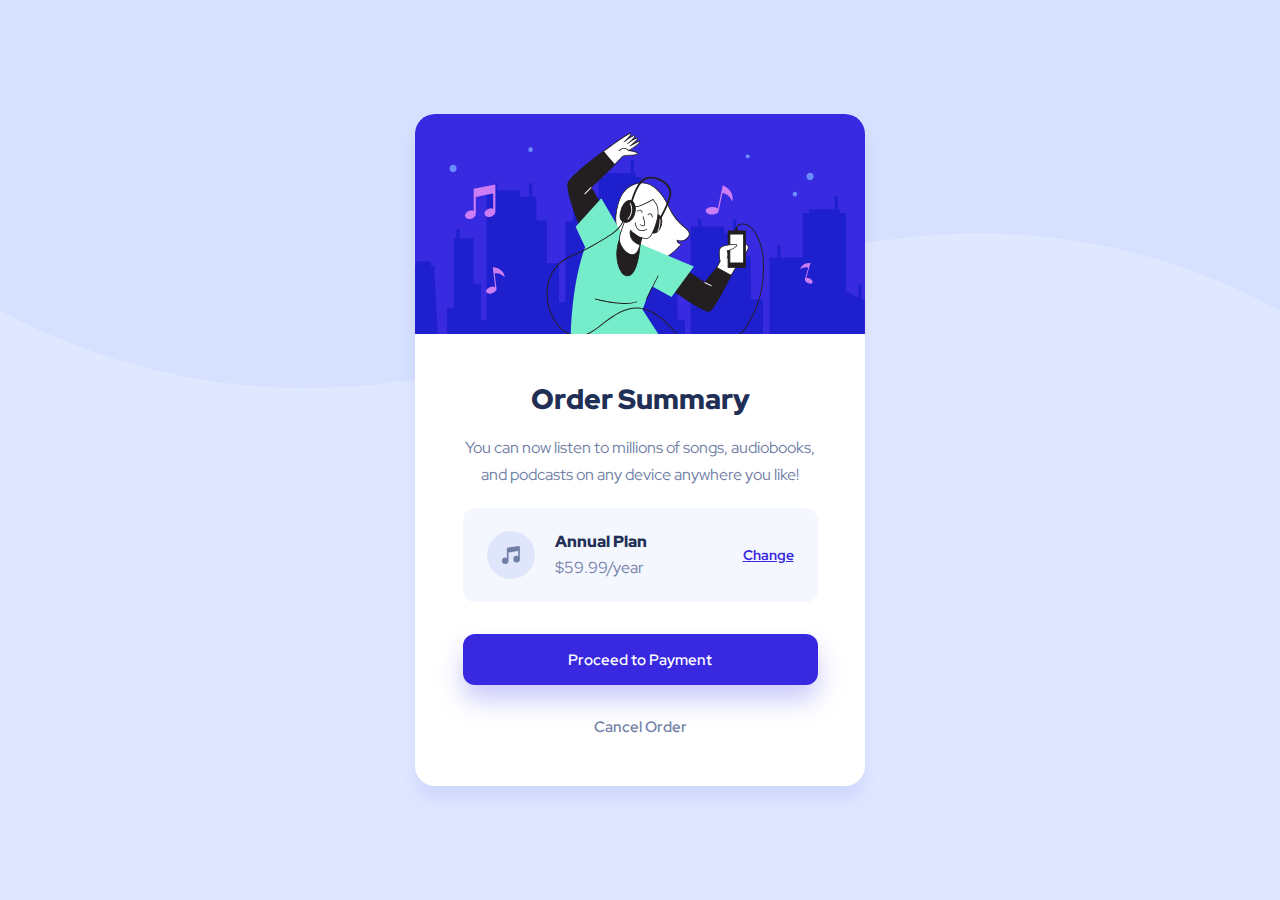
<file: order-summary-component/index.html>
<!DOCTYPE html>
<html lang="en">
  <head>
    <meta charset="UTF-8" />
    <meta name="viewport" content="width=device-width, initial-scale=1.0" />

    <link
      rel="icon"
      type="image/png"
      sizes="32x32"
      href="./images/favicon-32x32.png"
    />

    <title>Frontend Mentor | Order summary card</title>

    <link rel="preconnect" href="https://fonts.googleapis.com" />
    <link rel="preconnect" href="https://fonts.gstatic.com" crossorigin />
    <link
      href="https://fonts.googleapis.com/css2?family=Red+Hat+Display:wght@500;700;900&display=swap"
      rel="stylesheet"
    />

    <link rel="stylesheet" href="style.css" />
  </head>
  <body>
    <main class="card">
      <img
        src="./images/illustration-hero.svg"
        class="card-cover"
        alt="The card cover."
      />
      <div class="content">
        <h1 class="bold3">Order Summary</h1>
        <p>
          You can now listen to millions of songs, audiobooks, and podcasts on
          any device anywhere you like!
        </p>
        <div class="order-price">
          <img
            src="./images/icon-music.svg"
            aria-hidden="true"
            alt="Music icon."
            class="icon"
          />
          <div class="plan-info">
            <p class="type bold3">Annual Plan</p>
            <p class="price">$59.99/year</p>
          </div>
          <button class="change-plan-btn btn-transition bold2">Change</button>
        </div>
        <button class="action-btn btn-transition proceed bold1" type="button">
          Proceed to Payment
        </button>
        <button class="action-btn btn-transition cancel bold1" type="button">
          Cancel Order
        </button>
      </div>
    </main>

    <!-- <div class="attribution">
      Challenge by
      <a href="https://www.frontendmentor.io?ref=challenge" target="_blank"
        >Frontend Mentor</a
      >. Coded by <a href="#">Ibn Samy</a>.
    </div> -->
  </body>
</html>
</file>
<file: order-summary-component/style.css>
:root {
  --primary-pale-blue: hsl(225, 100%, 94%);
  --primary-bright-blue: hsl(245, 75%, 52%);
  --primary-hover-blue: #766cf1;
  --neutral-pale-blue: hsl(225, 100%, 98%);
  --neutral-desaturated-blue: hsl(224, 23%, 55%);
  --neutral-dark-blue: hsl(223, 47%, 23%);
}

*:focus,
*:focus-within,
*:focus-visible {
  outline: none;
}

* {
  margin: 0;
  padding: 0;
  box-sizing: border-box;
  font-family: "Red Hat Display", sans-serif;
}

html {
  height: 100%;
}

body {
  min-height: 100%;
  padding-top: 20px;
  padding-bottom: 20px;

  background-image: url("./images/pattern-background-desktop.svg");
  background-size: 100% auto;
  background-position: top;
  background-repeat: no-repeat;
  background-color: var(--primary-pale-blue);

  display: flex;
  justify-content: center;
  align-items: center;
  flex-direction: column;
}

button:hover {
  cursor: pointer;
}

.bold1 {
  font-weight: 600;
}

.bold2 {
  font-weight: 700;
}

.bold3 {
  font-weight: 900;
}

.btn-transition {
  transition: background-color 0.2s, box-shadow 0.2s, text-decoration 0.2s,
    color 0.2s;
}

.card {
  width: 450px;
  max-width: 87.3%;

  background-color: white;
  border-radius: 20px;
  overflow: hidden;
  text-align: center;

  box-shadow: 0px 15px 15px 0px rgb(125 126 245 / 15%);
}

.card .card-cover {
  display: block;
  width: 100%;
}

.card .content {
  max-width: 355px;
  margin-right: auto;
  margin-left: auto;
  margin-top: 46px;
  margin-bottom: 34px;
}

.card .content h1 {
  font-size: 1.75rem;
  color: var(--neutral-dark-blue);
  margin-bottom: 17px;
}

.card .content > p {
  color: var(--neutral-desaturated-blue);
  line-height: 1.65rem;
  margin-bottom: 20px;
}

.card .order-price {
  display: flex;
  flex-direction: row;
  justify-content: space-between;
  align-items: center;
  background-color: var(--neutral-pale-blue);
  /* background-color: #191919; */
  border-radius: 12px;
  padding: 23px 24px;
  margin-bottom: 32px;
}

.card .order-price .plan-info {
  flex-grow: 2;
  text-align: left;
  margin-left: 20px;
}

.card .order-price .plan-info .type {
  color: var(--neutral-dark-blue);
  padding-bottom: 5px;
}

.card .order-price .plan-info .price {
  color: var(--neutral-desaturated-blue);
}

.card .order-price .change-plan-btn {
  background: transparent;
  border: none;
  text-decoration: underline;
  color: var(--primary-bright-blue);
  font-size: 14px;
}

.card .order-price .change-plan-btn:hover {
  color: var(--primary-hover-blue);
  text-decoration: none;
}

.card .action-btn {
  display: block;
  width: 100%;
  padding-top: 15px;
  padding-bottom: 15px;
  border-radius: 12px;
  border: none;
  font-size: 15.3px;
}

.card .action-btn.proceed {
  background-color: var(--primary-bright-blue);
  color: white;
  margin-bottom: 16px;
  box-shadow: 0px 15px 25px 0px rgb(125 126 245 / 40%);
}

.card .action-btn.proceed:hover {
  background-color: var(--primary-hover-blue);
  box-shadow: 0px 6px 15px 0px rgb(125 126 245 / 40%);
}

.card .action-btn.cancel {
  background-color: transparent;
  color: var(--neutral-desaturated-blue);
}
.card .action-btn.cancel:hover {
  color: var(--neutral-dark-blue);
}

.attribution {
  font-size: 11px;
  text-align: center;
}
.attribution a {
  color: hsl(228, 45%, 44%);
}

@media (max-width: 450px) {
  body {
    background-image: url("./images/pattern-background-mobile.svg");
  }

  .card .content {
    margin-top: 30px;
    margin-bottom: 18px;
  }

  .card .content > * {
    max-width: 85%;
    margin-right: auto;
    margin-left: auto;
  }

  .card .content h1 {
    font-size: 1.4rem;
  }

  .card .content > p {
    line-height: 1.65rem;
    letter-spacing: -0.0045em;
    max-width: 75%;
    font-size: 15px;
    margin-bottom: 23px;
  }

  .card .order-price,
  .card .action-btn {
    border-radius: 11px;
  }

  .card .order-price {
    padding: 16px 17px;
    margin-bottom: 22px;
  }

  .card .order-price .plan-info {
    margin-left: 17.5px;
  }

  .card .order-price .plan-info > * {
    font-size: 14px;
  }

  .card .order-price .change-plan-btn {
    font-size: 13px;
  }
  .card .action-btn.proceed {
    margin-bottom: 6px;
  }
}
</file>
